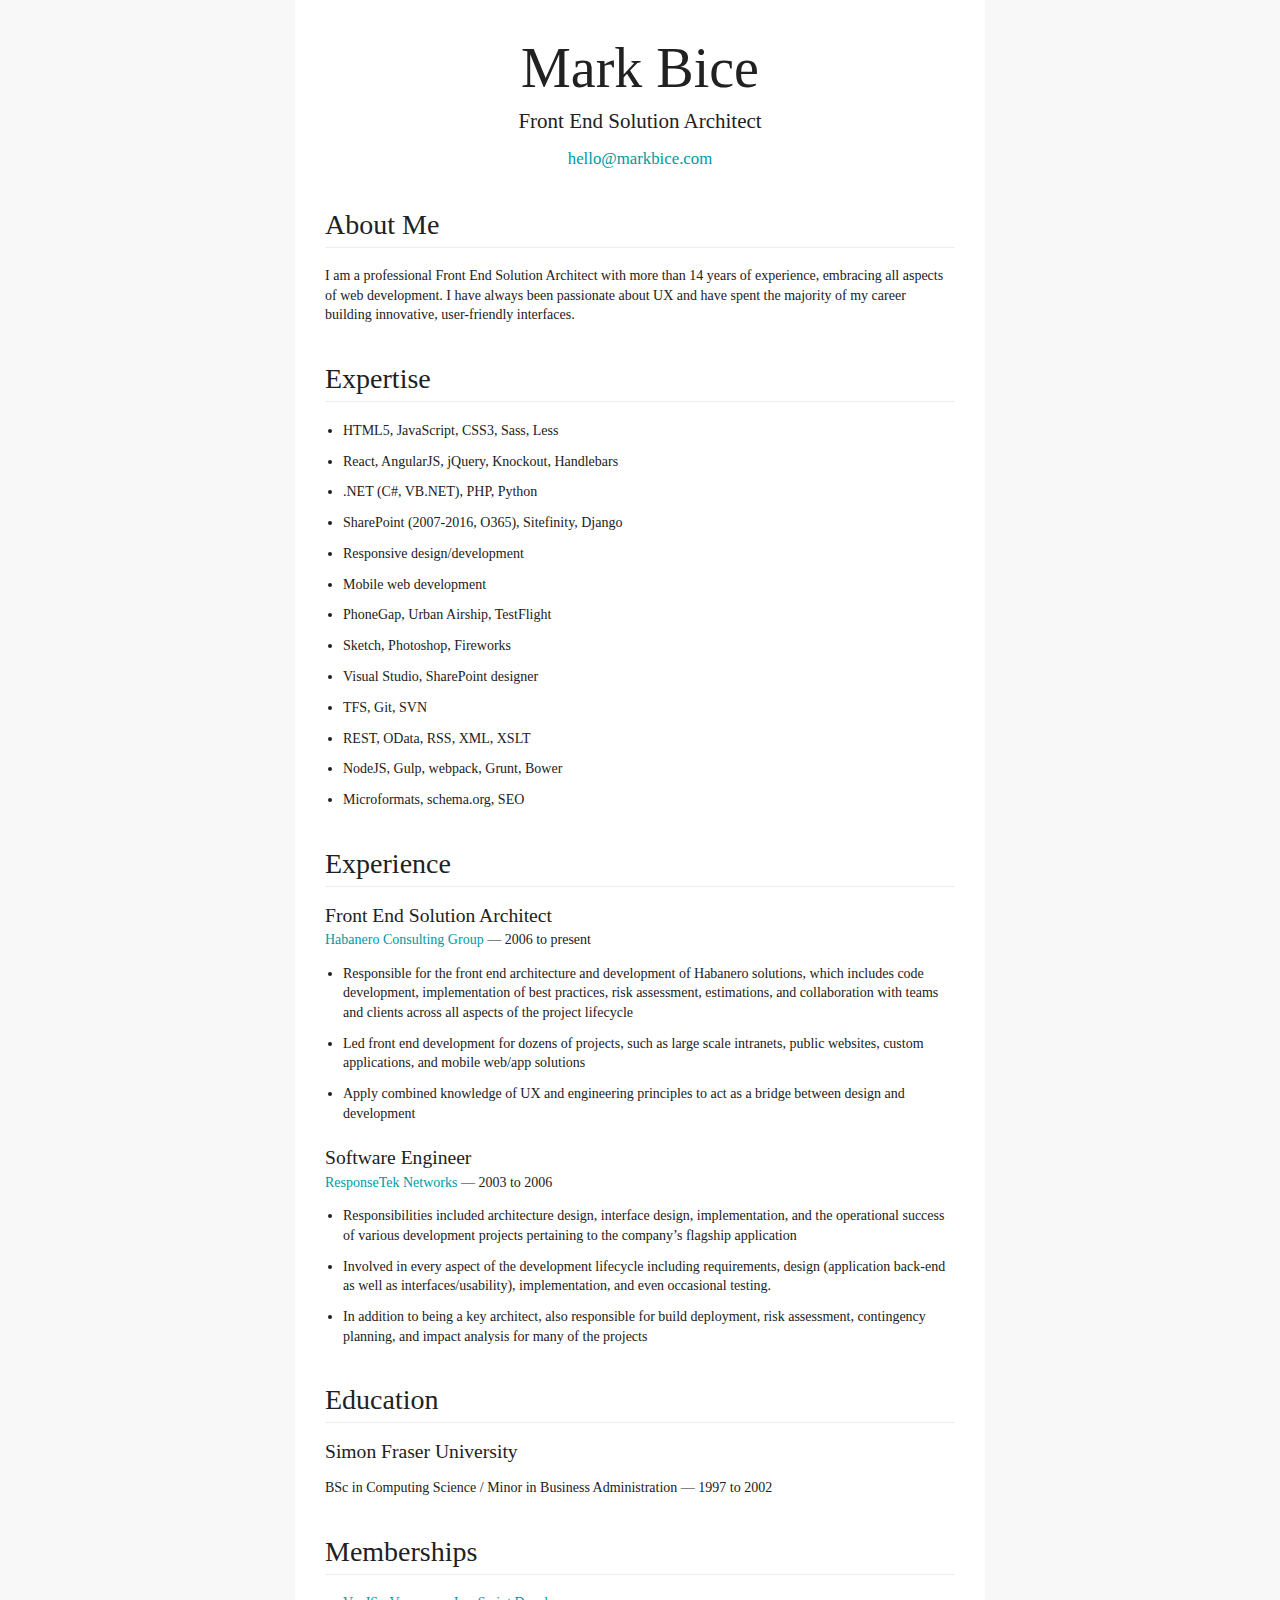
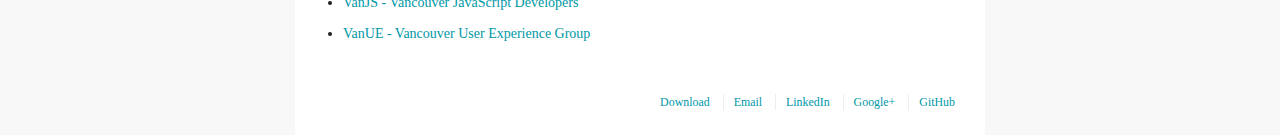
<file: index.html>
<!DOCTYPE html>
<html lang="en">
    <head>
        <meta charset="utf-8">
        <meta http-equiv="X-UA-Compatible" content="IE=edge,chrome=1">

        <title>Mark Bice: Front End Solution Architect</title>
        <meta name="viewport" content="width=device-width, initial-scale=1">
        <meta http-equiv="cleartype" content="on">
        <meta name="robots" content="nofollow" />

        <link rel="stylesheet" href="/css/style.css">

        <script>
          (function(i,s,o,g,r,a,m){i['GoogleAnalyticsObject']=r;i[r]=i[r]||function(){
          (i[r].q=i[r].q||[]).push(arguments)},i[r].l=1*new Date();a=s.createElement(o),
          m=s.getElementsByTagName(o)[0];a.async=1;a.src=g;m.parentNode.insertBefore(a,m)
          })(window,document,'script','//www.google-analytics.com/analytics.js','ga');
        
          ga('create', 'UA-10218313-1', 'auto');
          ga('send', 'pageview');
        </script>
    </head>

    <body>
      <header itemscope itemtype="http://schema.org/Person">
        <h1 itemprop="name">Mark Bice</h1>
        <h2 itemprop="jobTitle">Front End Solution Architect</h2>

        <ul class="contact">
          <li class="download"><a href="http://bit.ly/mbiceresume-download" class="icon icon-download" title="Download resume" rel="external"><span>Download</span></a></li>
          <li class="email"><a href="mailto:hello@markbice.com" class="icon icon-mail" title="Email"><span itemprop="email">hello@markbice.com</span></a></li>
          <li class="linkedIn"><a href="http://ca.linkedin.com/in/markbice" class="icon icon-linkedin" title="LinkedIn" rel="external"><span>LinkedIn</span></a></li>
          <li class="gplus"><a href="https://plus.google.com/+MarkBice" class="icon icon-gplus" title="Google+" rel="external"><span>Google+</span></a></li>
          <li class="github"><a href="https://github.com/mbice" class="icon icon-github-circled" title="GitHub" rel="external"><span>GitHub</span></a></li>
        </ul>
      </header>

      <div id="container">
        <section>
          <h1>About Me</h1>
          <p>I am a professional Front End Solution Architect with more than 14 years of experience, embracing all aspects of web development. I have always been passionate about UX and have spent the majority of my career building innovative, user-friendly interfaces.</p>
        </section>

        <section>
          <h1>Expertise</h1>
          <ul>
            <li>HTML5, JavaScript, CSS3, Sass, Less</li>
            <li>React, AngularJS, jQuery, Knockout, Handlebars</li>
            <li>.NET (C#, VB.NET), PHP, Python</li>
            <li>SharePoint (2007-2016, O365), Sitefinity, Django</li>
            <li>Responsive design/development</li>
            <li>Mobile web development</li>
            <li>PhoneGap, Urban Airship, TestFlight</li>
            <li>Sketch, Photoshop, Fireworks</li>
            <li>Visual Studio, SharePoint designer</li>
            <li>TFS, Git, SVN</li>
            <li>REST, OData, RSS, XML, XSLT</li>
            <li>NodeJS, Gulp, webpack, Grunt, Bower</li>
            <li>Microformats, schema.org, SEO</li>
          </ul>
        </section>

        <section id="experience">
          <h1>Experience</h1>
          <div class="job first">
            <h2>Front End Solution Architect</h2>
            <p class="location"><a href="http://www.habaneroconsulting.com" rel="external">Habanero Consulting Group</a> &#8212; 2006 to present</p>
            <ul>
              <li>Responsible for the front end architecture and development of Habanero solutions, which includes code development,  implementation of best practices, risk assessment, estimations, and collaboration with teams and clients across all aspects of the project lifecycle</li>
              <li>Led front end development for dozens of projects, such as large scale intranets, public websites, custom applications, and mobile web/app solutions</li>
              <li>Apply combined knowledge of UX and engineering principles to act as a bridge between design and development</li>
            </ul>
          </div>

          <div class="job">
            <h2>Software Engineer</h2>
            <p class="location"><a href="http://www.responsetek.com" rel="external">ResponseTek Networks</a> &#8212; 2003 to 2006</p>
            <ul>
              <li>Responsibilities included architecture design, interface design, implementation, and the operational success of various development projects pertaining to the company’s flagship application</li>
              <li>Involved in every aspect of the development lifecycle including requirements, design (application back-end as well as interfaces/usability), implementation, and even occasional testing.</li>
              <li>In addition to being a key architect, also responsible for build deployment, risk assessment, contingency planning, and impact analysis for many of the projects</li>
            </ul>
          </div>
        </section>

        <section>
          <h1>Education</h1>
          <h2>Simon Fraser University</h2>
          <p>BSc in Computing Science / Minor in Business Administration &#8212; 1997 to 2002</p>
        </section>

        <section>
          <h1>Memberships</h1>
          <ul>
              <li itemscope itemtype="http://schema.org/Organization"><a href="http://www.meetup.com/vancouver-javascript-developers/" itemprop="name url" rel="external">VanJS - Vancouver JavaScript Developers</a></li>
              <li itemscope itemtype="http://schema.org/Organization"><a href="http://www.meetup.com/VancouverUE" itemprop="name url" rel="external">VanUE - Vancouver User Experience Group</a></li>
          </ul>
        </section>
      </div>

      <footer>
        <ul>
          <li><a href="http://bit.ly/mbiceresume-download" rel="external">Download</a></li>
          <li><a href="mailto:hello@markbice.com">Email</a></li>
          <li><a href="http://ca.linkedin.com/in/markbice" rel="external">LinkedIn</a></li>
          <li><a href="https://plus.google.com/+MarkBice" rel="external">Google+</a></li>
          <li><a href="https://github.com/mbice" rel="external">GitHub</a></li>
        </ul>
      </footer>

      <script src="/scripts/main.js"></script>
    </body>
</html>
</file>
<file: css/style.css>
/*! normalize.css v2.1.3 | MIT License | git.io/normalize */article,aside,details,figcaption,figure,footer,header,hgroup,main,nav,section,summary{display:block}audio,canvas,video{display:inline-block}audio:not([controls]){display:none;height:0}[hidden],template{display:none}html{font-family:sans-serif;-ms-text-size-adjust:100%;-webkit-text-size-adjust:100%}body{margin:0}a{background:transparent}a:focus{outline:thin dotted}a:active,a:hover{outline:0}h1{font-size:2em;margin:.67em 0}abbr[title]{border-bottom:1px dotted}b,strong{font-weight:700}dfn{font-style:italic}hr{box-sizing:content-box;height:0}mark{background:#ff0;color:#000}code,kbd,pre,samp{font-family:monospace,serif;font-size:1em}pre{white-space:pre-wrap}q{quotes:"\201C" "\201D" "\2018" "\2019"}small{font-size:80%}sub,sup{font-size:75%;line-height:0;position:relative;vertical-align:baseline}sup{top:-.5em}sub{bottom:-.25em}img{border:0}svg:not(:root){overflow:hidden}figure{margin:0}fieldset{border:1px solid silver;margin:0 2px;padding:.35em .625em .75em}legend{border:0;padding:0}button,input,select,textarea{font-family:inherit;font-size:100%;margin:0}button,input{line-height:normal}button,select{text-transform:none}button,html input[type=button],input[type=reset],input[type=submit]{-webkit-appearance:button;cursor:pointer}button[disabled],html input[disabled]{cursor:default}input[type=checkbox],input[type=radio]{box-sizing:border-box;padding:0}input[type=search]{-webkit-appearance:textfield;box-sizing:content-box}input[type=search]::-webkit-search-cancel-button,input[type=search]::-webkit-search-decoration{-webkit-appearance:none}button::-moz-focus-inner,input::-moz-focus-inner{border:0;padding:0}textarea{overflow:auto;vertical-align:top}table{border-collapse:collapse;border-spacing:0}#experience .job{margin-top:25px}#experience .job.first{margin-top:0}#experience h2,#experience p{margin:0}#experience .location{margin:5px 0 8px}footer{font-size:.85em;margin-top:50px;overflow:auto;padding-bottom:5px}@media print{footer{display:none}}footer a{text-decoration:none}footer a:hover{text-decoration:underline}footer ul{float:right;margin:0;padding:0}footer ul li{border-left:1px solid #eee;display:inline-block;list-style:none;margin-left:5px;padding-left:5px}@media (min-width:630px){footer ul li{margin-left:10px;padding-left:10px}}footer ul li:first-child{border-left:0;margin-left:0;padding-left:0}@font-face{font-family:icons;font-style:normal;font-weight:400;src:url(fonts/icons.woff) format("opentype")}[class*=' icon-']:before,[class^=icon-]:before{display:inline-block;font-family:icons;font-style:normal;font-variant:normal;font-weight:400;line-height:1em;margin-left:.2em;margin-right:.2em;speak:none;text-align:center;text-decoration:inherit;text-transform:none;width:1em}.icon-mail:before{content:'\e803'}.icon-phone:before{content:'\e804'}.icon-download:before{content:'\e805'}.icon-github-circled:before{content:'\e800'}.icon-gplus:before{content:'\e801'}.icon-linkedin:before{content:'\e802'}header{text-align:center}header h1{font-size:4em;margin:0 0 15px}header h2{font-size:1.5em;margin:0 0 15px}header ul.contact{list-style:none;padding:0}header ul.contact li{display:none}header ul.contact li.email{display:list-item;font-size:1.2em}header ul.contact li.email a:before{display:none}header.shorthand{background:#0097a7;box-shadow:0 2px 5px rgba(0,0,0,.25);box-sizing:border-box;color:#fff;height:40px;left:0;margin:0;overflow:hidden;padding:5px 10px;position:fixed;text-align:left;top:-80px;-webkit-transition:-webkit-transform .3s ease;transition:-webkit-transform .3s ease;transition:transform .3s ease;transition:transform .3s ease,-webkit-transform .3s ease;width:100%;z-index:100}@media (min-width:980px){header.shorthand{background:rgba(0,151,167,.9);padding:5px 20px}}header.shorthand h1{color:#fff;font-size:2em;margin-bottom:30px}@media print{header.shorthand h1{display:none}}header.shorthand ul.contact{display:block;font-size:1.3em;margin:0;position:absolute;right:5px;top:10px}@media (min-width:980px){header.shorthand ul.contact{right:15px}}header.shorthand ul.contact li{display:inline-block;line-height:1em;margin-left:5px}header.shorthand ul.contact li:first-child{margin-left:0}header.shorthand ul.contact li.email{font-size:1em}header.shorthand ul.contact li.email a:before{display:inline}header.shorthand ul.contact li.github{font-size:1.1em}header.shorthand ul.contact li a{color:#fff;text-decoration:none}header.shorthand ul.contact li a span{display:none}.sticky header.shorthand{-webkit-transform:translate3d(0,80px,0);transform:translate3d(0,80px,0)}html{background:#f8f8f8;color:#000}@media (min-width:980px){html{color:#212121}}body{background:#fff;border:3px solid #0097a7;border-left:0;border-right:0;font:14px/1 Cambria,Georgia,serif;margin:0 auto;max-width:630px;padding:20px}@media (min-width:980px){body{border:0;padding:40px 30px 20px}}@media print{body{border:0}}h1,h2,h3{font-weight:400}h2{font-size:1.4em}h3{font-size:1.2em}h4{font-weight:700}h4,h5{font-size:1em}h5{font-style:italic}a{color:#0097a7;text-decoration:none}a:hover{text-decoration:underline}ol li,p,ul li{line-height:1.4em}section h1{border-bottom:1px solid #eee;margin-top:40px;padding-bottom:8px}section ul{padding-left:18px}section ul li{margin-top:.8em}section ul li:first-child{margin-top:0}
</file>
